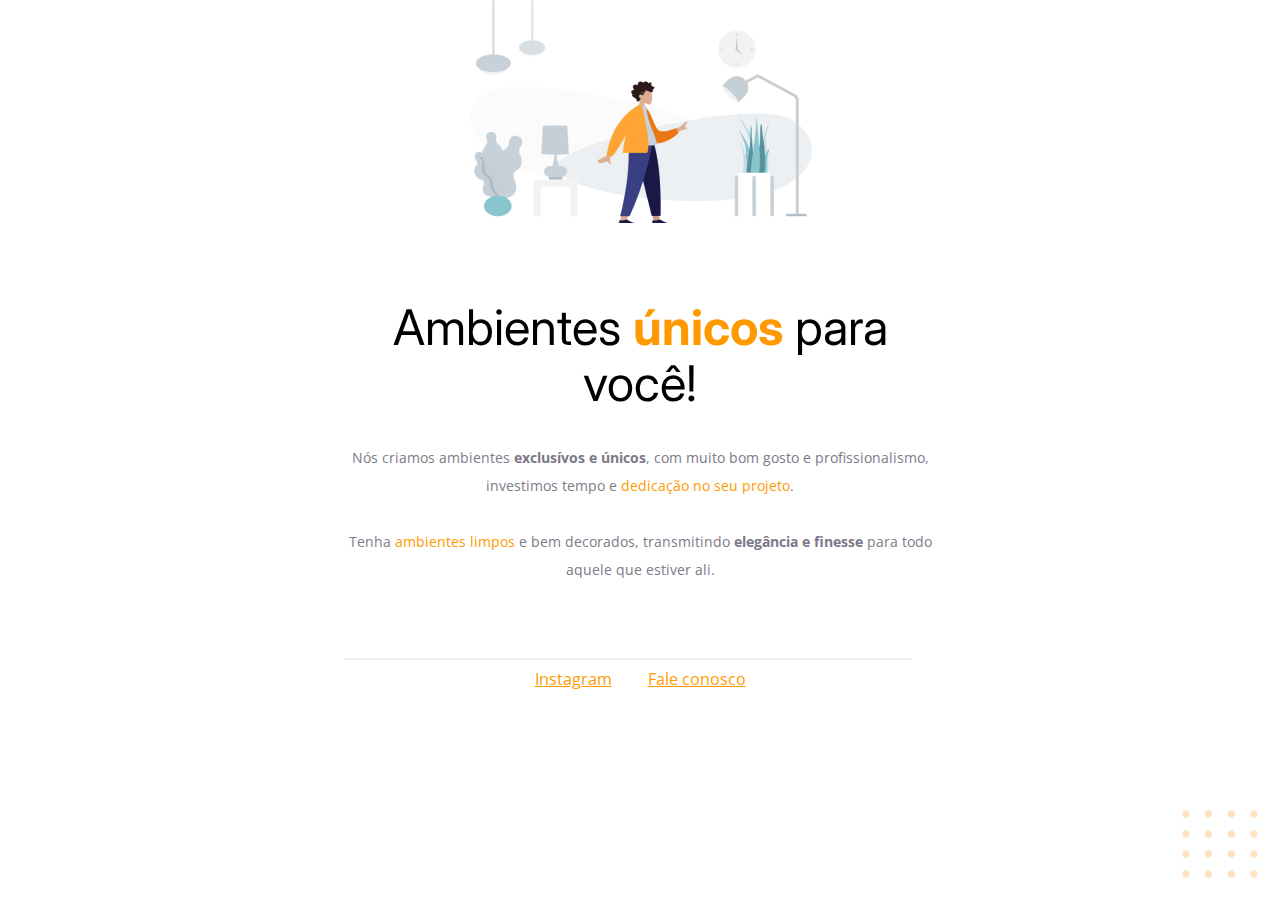
<file: nível-02/stage/desafio-01/index.html>
<!DOCTYPE html>
<html lang="pt-BR">
  <head>
    <link rel="preconnect" href="https://fonts.googleapis.com" />
    <link rel="preconnect" href="https://fonts.gstatic.com" crossorigin />

    <meta charset="UTF-8" />
    <meta name="viewport" content="width=device-width, initial-scale=1.0" />

    <title>Móveis customizados</title>

    <link
      href="https://fonts.googleapis.com/css2?family=Inter:wght@400;700&family=Open+Sans:wght@400;700&display=swap"
      rel="stylesheet"
    />
    <link rel="stylesheet" href="styles.css" />
  </head>
  <body>
    <div id="hero">
      <img
        src="images/image-1.jpg"
        alt="Desenho de uma pessoa vestindo uma camisa amarela em uma sala com móveis."
      />

      <h1>
        Ambientes <span>únicos</span> para <br />
        você!
      </h1>

      <p>
        Nós criamos ambientes <strong>exclusívos e únicos</strong>, com muito
        bom gosto e profissionalismo, investimos tempo e
        <span>dedicação no seu projeto</span>.
        <br />
        <br />
        Tenha <span>ambientes limpos</span> e bem decorados, transmitindo
        <strong>elegância e finesse</strong> para todo aquele que estiver ali.
      </p>
    </div>

    <footer>
      <div id="line"></div>

      <a target="_blank" href="https://instagram.com/moveisparavc">Instagram</a>
      <a href="mailto:moveisparavc@gmail.com">Fale conosco</a>
    </footer>

    <img
      id="balls"
      src="images/balls-decoration.svg"
      alt="Bolinhas laranjas decorativas no canto inferior direito da tela."
    />
  </body>
</html>
</file>
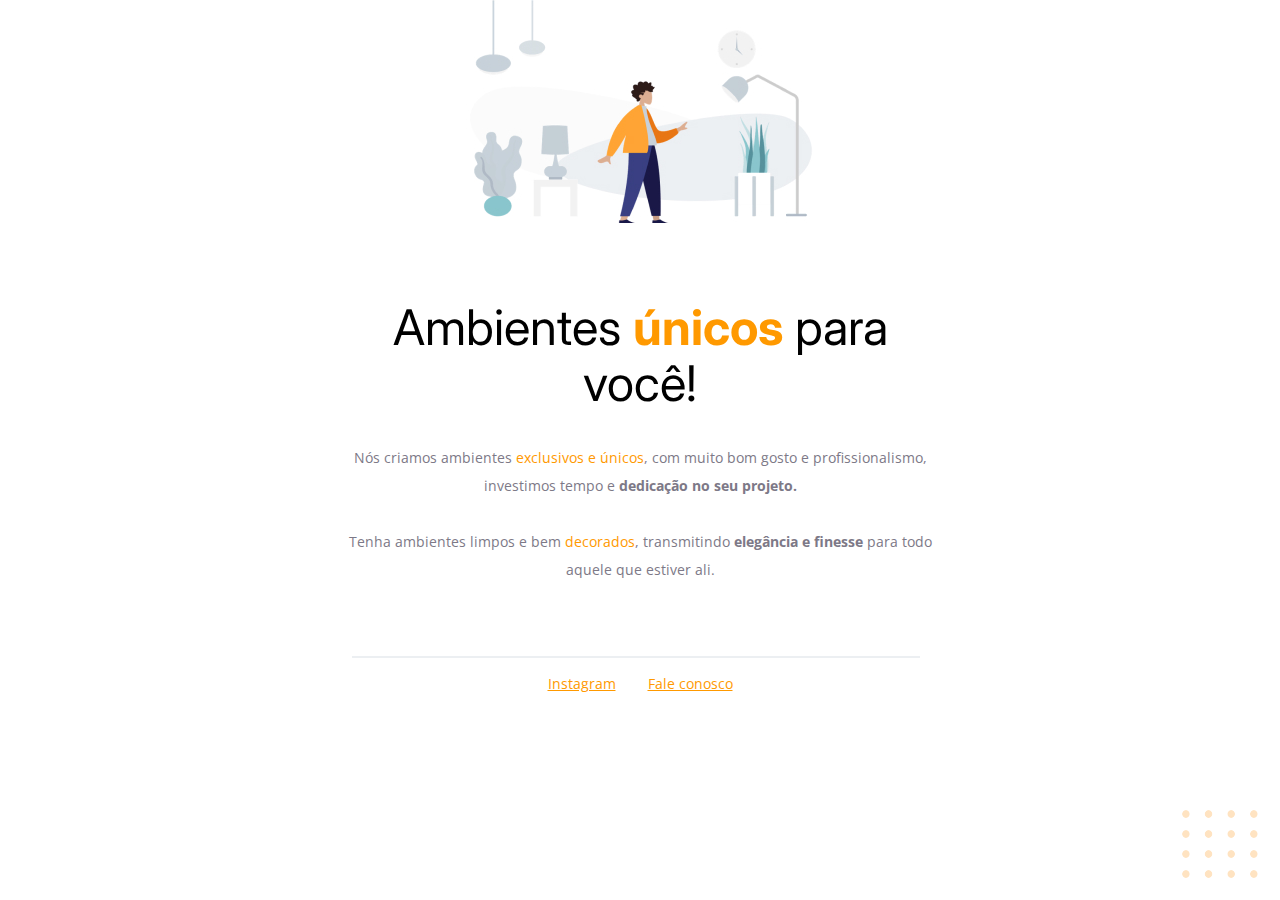
<file: nível-02/stage/desafio-02/index.html>
<!-- Instrução que define o tipo do documento. -->
<!DOCTYPE html>
<html lang="pt-br">
  <!-- Tag <head> contém as instruções para a página -->
  <head>
    <link rel="preconnect" href="https://fonts.googleapis.com" />
    <link rel="preconnect" href="https://fonts.gstatic.com" crossorigin />
    <meta charset="UTF-8" />
    <meta name="viewport" content="width=device-width, initial-scale=1.0" />
    <title>Móveis customizados</title>

    <link
      href="https://fonts.googleapis.com/css2?family=Inter:wght@400;700&family=Open+Sans:wght@400;700&display=swap"
      rel="stylesheet"
    />

    <link rel="stylesheet" href="style.css" />
  </head>

  <body>
    <div id="hero">
      <img
        src="images/img1.jpg"
        alt="Desenho de uma pessoa vestindo uma camisa amarela em uma sala com Móveis"
      />
      <h1>Ambientes <span>únicos</span> para você!</h1>
      <p>
        Nós criamos ambientes <span>exclusivos e únicos</span>, com muito bom
        gosto e profissionalismo, investimos tempo e
        <strong>dedicação no seu projeto.</strong>
        <br />
        <br />
        Tenha ambientes limpos e bem <span>decorados</span>, transmitindo
        <strong>elegância e finesse</strong>
        para todo aquele que estiver ali.
      </p>
    </div>

    <div id="footer">
      <div class="line"></div>
      <a target="_blank" href="https://instagram.com/moveisparavoce"
        >Instagram</a
      >
      <a href="mailto:contato@moveisparavoce.com">Fale conosco</a>
    </div>

    <img
      id="balls"
      src="images/balls.svg"
      alt="Bolinhas alaranjadas no canto inferior direito da tela"
    />
  </body>
</html>
</file>
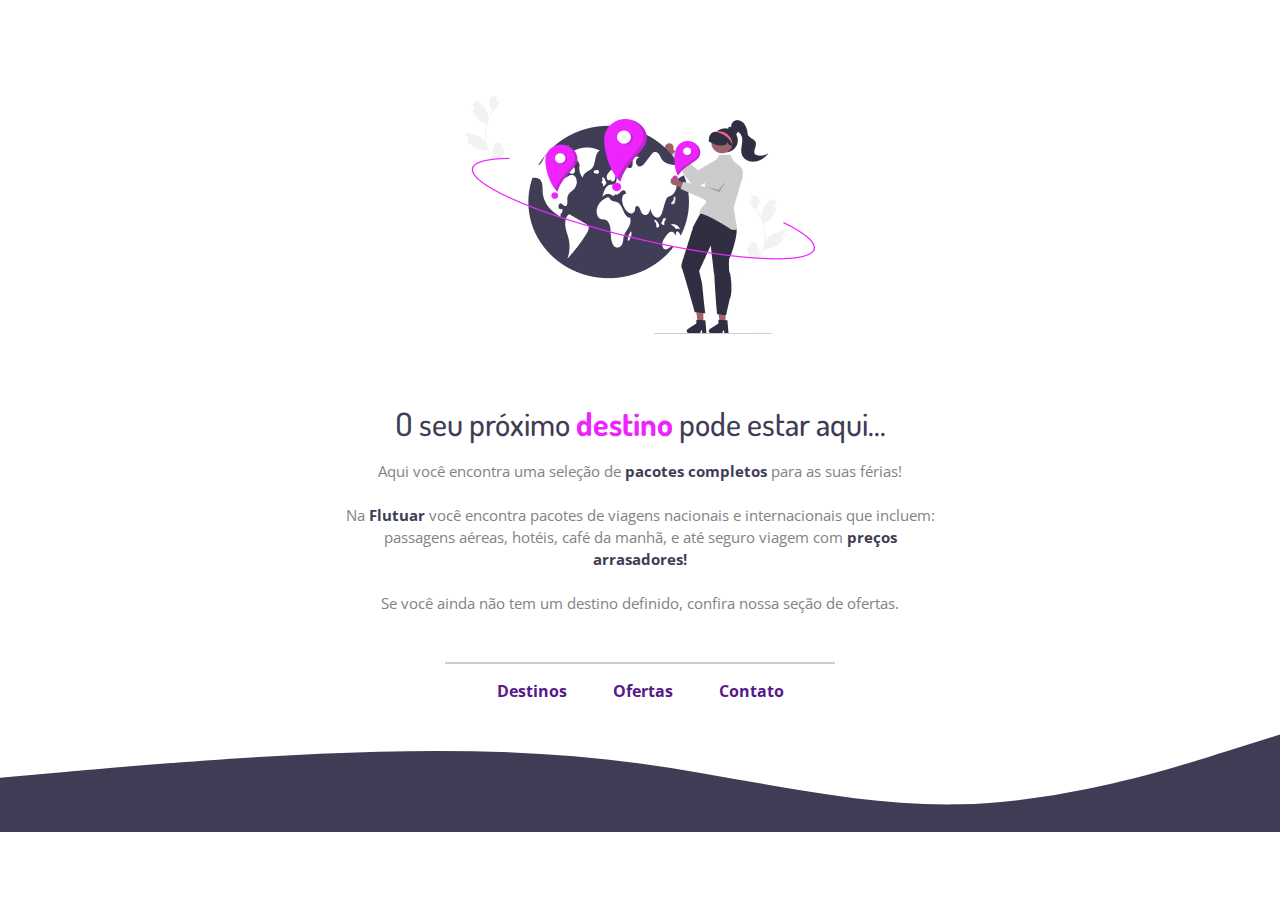
<file: nível-02/stage/desafio-03/index.html>
<!DOCTYPE html>
<html lang="en">
  <head>
    <link rel="preconnect" href="https://fonts.googleapis.com" />
    <link rel="preconnect" href="https://fonts.gstatic.com" crossorigin />

    <meta charset="UTF-8" />
    <meta name="viewport" content="width=device-width, initial-scale=1.0" />

    <link rel="stylesheet" href="styles.css" />

    <link
      href="https://fonts.googleapis.com/css2?family=Dosis:wght@500;700&family=Open+Sans:wght@400;700&display=swap"
      rel="stylesheet"
    />

    <title>Seu destino</title>
  </head>
  <body>
    <div class="hero">
      <figure>
        <img
          src="images/img1.jpg"
          alt="Desenho de uma mulher morena vestindo uma blusa branca ao lado de um globo terrestre."
        />
      </figure>
      <h1>O seu próximo <span>destino</span> pode estar aqui...</h1>
      <p>
        Aqui você encontra uma seleção de
        <strong>pacotes completos</strong> para as suas férias!
        <br />
        <br />
        Na <strong>Flutuar</strong> você encontra pacotes de viagens nacionais e
        internacionais que incluem: passagens aéreas, hotéis, café da manhã, e
        até seguro viagem com
        <strong>preços arrasadores!</strong>
      </p>
      <br />
      <p>
        Se você ainda não tem um destino definido, confira nossa seção de
        ofertas.
      </p>
    </div>
    <footer>
      <div class="line"></div>
      <ul>
        <a href="">Destinos</a>
        <a href="">Ofertas</a>
        <a href="">Contato</a>
      </ul>
      <div id="wave">
        <figure>
          <img src="images/wave.svg" alt="Desenhod de uma onda do mar." />
        </figure>
      </div>
    </footer>
  </body>
</html>
</file>
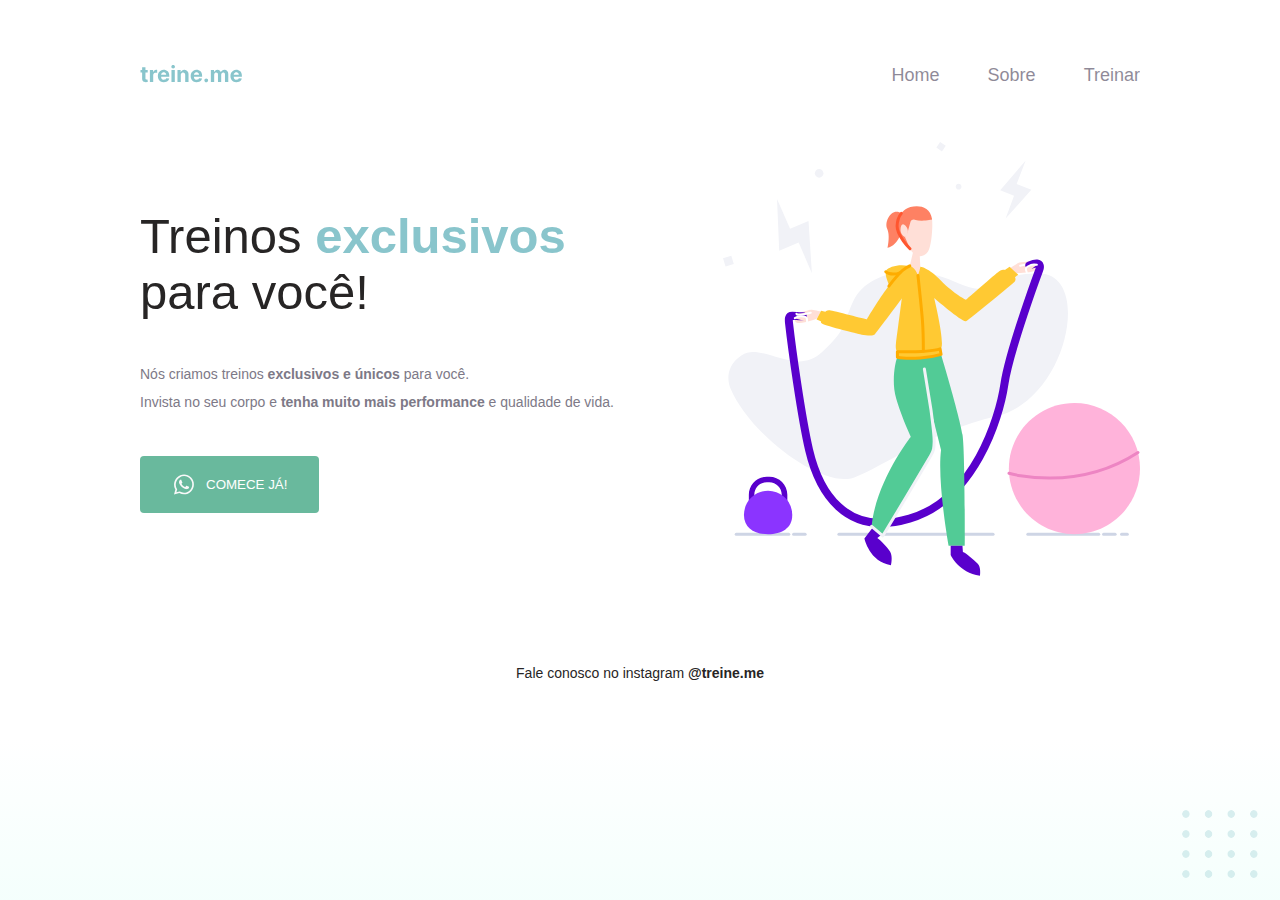
<file: nível-02/stage/desafio-04/index.html>
<!DOCTYPE html>
<html lang="pt-BR">
  <head>
    <link rel="preconnect" href="https://fonts.googleapis.com" />
    <link rel="preconnect" href="https://fonts.gstatic.com" crossorigin />

    <meta charset="UTF-8" />
    <meta name="viewport" content="width=device-width, initial-scale=1.0" />

    <link
      rel="stylesheet"
      href="styles.css"
      <link
      href="https://fonts.googleapis.com/css2?family=Mulish:wght@400;700&&family=Open+Sans:wght@400;700&display=swap"
      rel="stylesheet"
    />

    <title>Treine.me</title>
  </head>
  <body>
    <div class="page">
      <header>
        <nav>
          <a href="index.html" alt="Página inicial">
            <figure>
              <img src="images/logo.svg" alt="Treine.me" />
            </figure>
          </a>
          <ul>
            <li><a href="#">Home</a></li>
            <li><a href="#">Sobre</a></li>
            <li><a href="#">Treinar</a></li>
          </ul>
        </nav>
      </header>
      <main>
        <section>
          <h1>
            Treinos <span>exclusivos</span><br />
            para você!
          </h1>

          <p>
            Nós criamos treinos <strong>exclusivos e únicos</strong> para
            você.<br />
            Invista no seu corpo e
            <strong>tenha muito mais performance</strong> e qualidade de vida.
          </p>

          <button>
            <img src="images/whatsapp.svg" alt="Ícone do whatsapp" />
            Comece já!
          </button>
        </section>

        <figure>
          <img
            src="images/fitness-jump.svg"
            alt="Desenho de uma mulher pulando corda em uma academia."
          />
        </figure>
      </main>
      <footer>
        Fale conosco no instagram
        <a href="https://instagram.com/treineme" target="_blank">@treine.me</a>
      </footer>
    </div>

    <figure>
      <img
        id="balls"
        src="images/balls-decoration.svg"
        alt="Bolinhas verdes decorativas no canto inferior direito da tela."
      />
    </figure>
  </body>
</html>
</file>
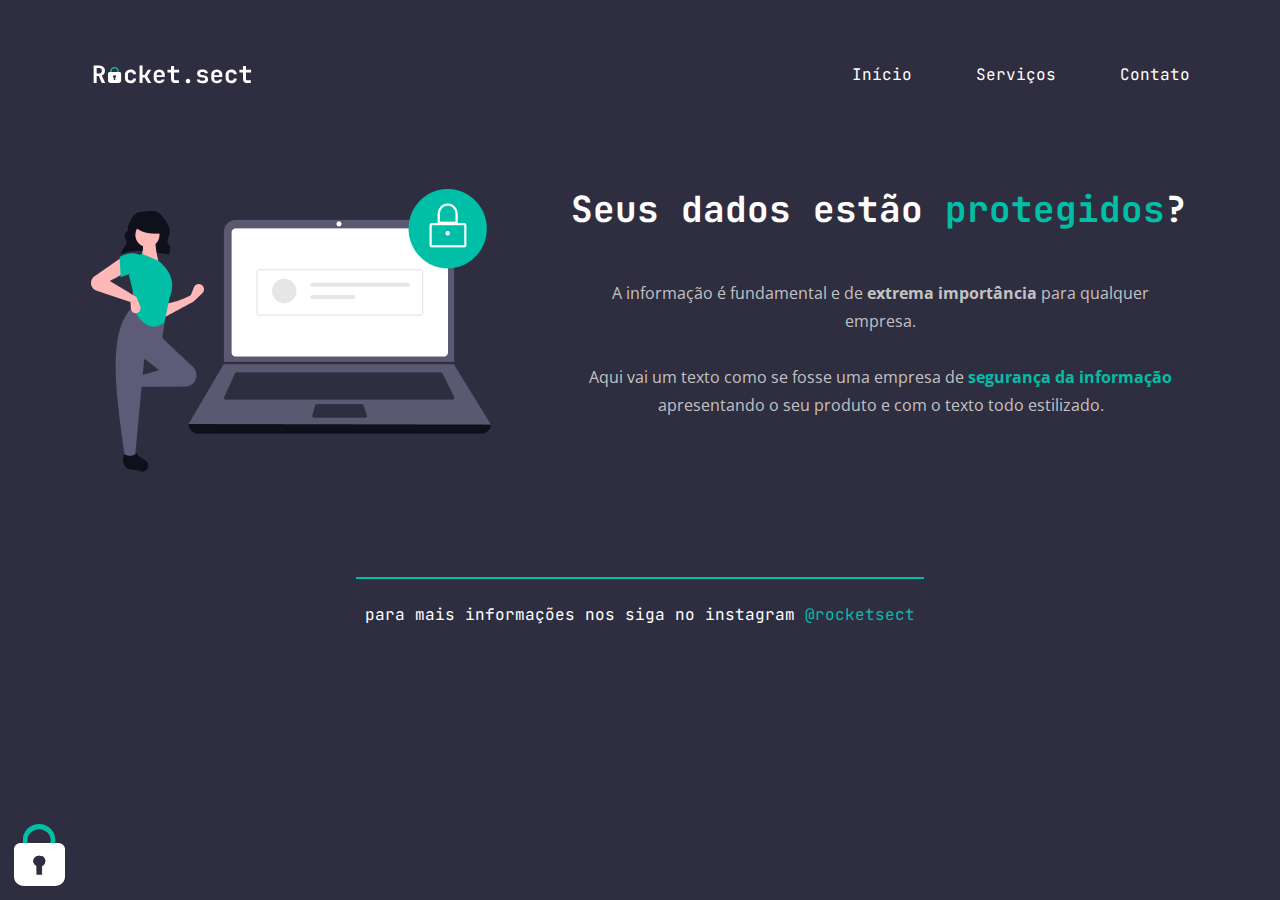
<file: nível-02/stage/desafio-05/index.html>
<!DOCTYPE html>
<html lang="pt-BR">
  <head>
    <link rel="preconnect" href="https://fonts.googleapis.com" />
    <link rel="preconnect" href="https://fonts.gstatic.com" crossorigin />

    <meta charset="UTF-8" />
    <meta name="viewport" content="width=device-width, initial-scale=1.0" />

    <link rel="stylesheet" href="styles.css" />
    <link
      href="https://fonts.googleapis.com/css2?family=JetBrains+Mono:wght@500;700&family=Open+Sans:wght@400;700&display=swap"
      rel="stylesheet"
    />
    <title>Rocket.sect</title>
  </head>
  <body>
    <div class="page">
      <header>
        <nav>
          <a href="index.html">
            <img src="images/logo.svg" alt="Logo" />
          </a>

          <ul>
            <li><a href="#">Início</a></li>
            <li><a href="#">Serviços</a></li>
            <li><a href="#">Contato</a></li>
          </ul>
        </nav>
      </header>
      <main>
        <figure>
          <img
            src="images/img1.png"
            alt="Desenho de uma mulher com camisa verde ao lado de um notebook."
          />
        </figure>
        <section>
          <h1>Seus dados estão <span>protegidos</span>?</h1>
          <p>
            A informação é fundamental e de
            <strong>extrema importância</strong> para qualquer<br />
            empresa. <br />
            <br />
            Aqui vai um texto como se fosse uma empresa de
            <span>segurança da informação</span> apresentando o seu produto e
            com o texto todo estilizado.
          </p>
        </section>
      </main>
      <footer>
        <div class="line"></div>
        para mais informações nos siga no instagram
        <a href="https://instagram.com/rocketsect">@rocketsect</a>
      </footer>
    </div>
    <figure>
      <img
        id="cadeado"
        src="images/cadeado.svg"
        alt="Desenho de um cadeado trancado."
      />
    </figure>
  </body>
</html>
</file>
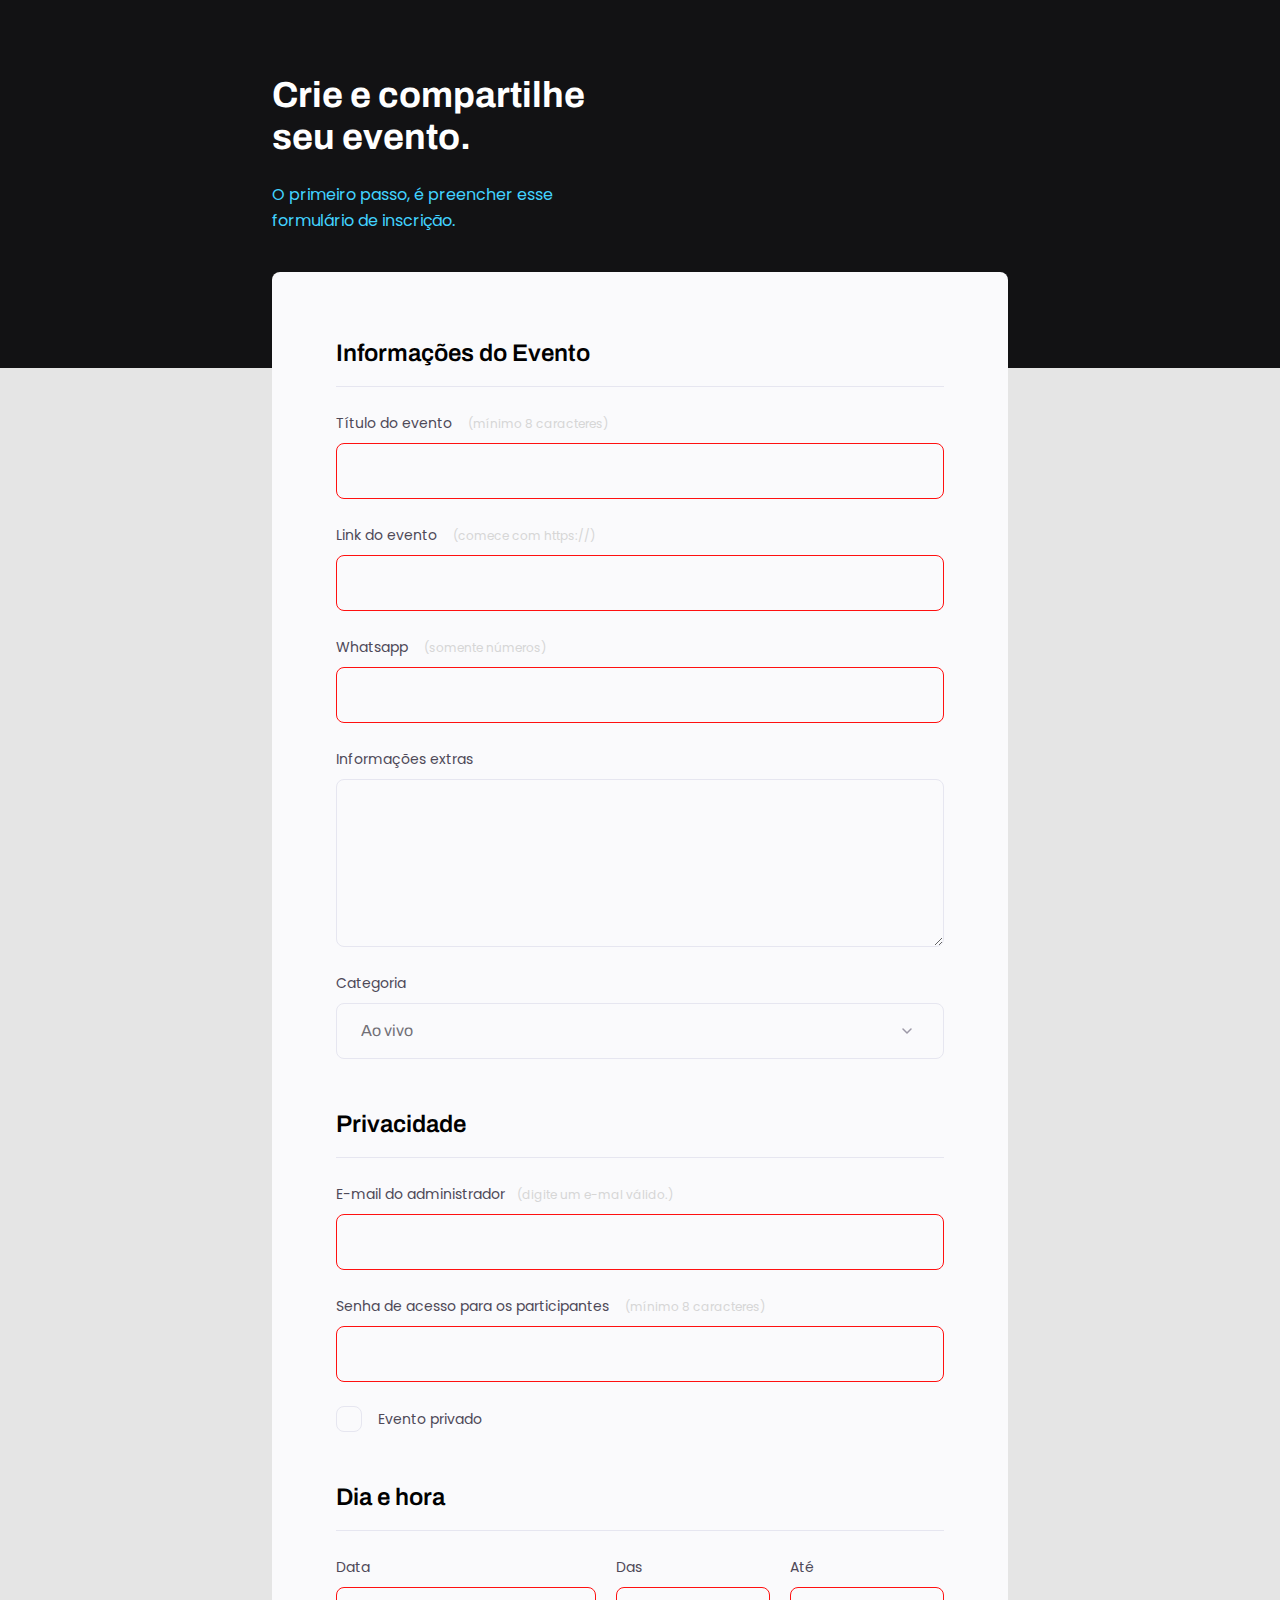
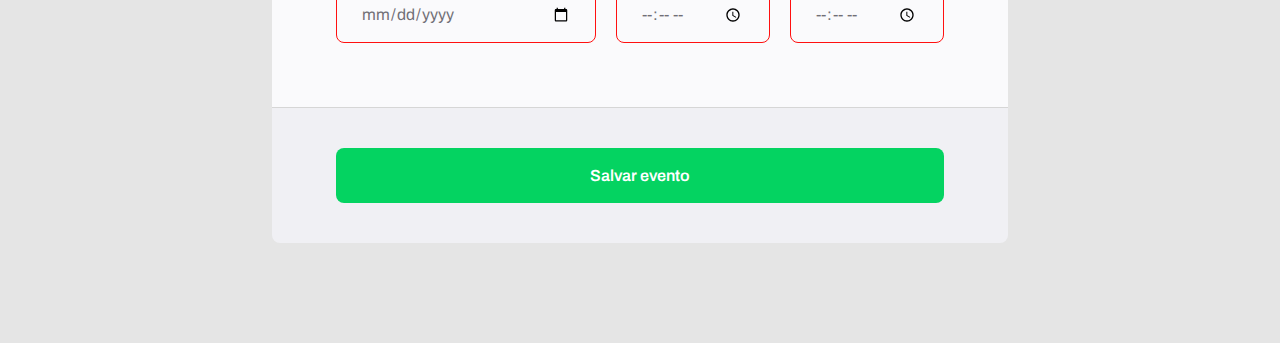
<file: nível-03/stage/projeto-03/index.html>
<!DOCTYPE html>
<html lang="pt-BR">
  <head>
    <link rel="preconnect" href="https://fonts.googleapis.com" />
    <link rel="preconnect" href="https://fonts.gstatic.com" crossorigin />

    <meta charset="UTF-8" />
    <meta name="viewport" content="width=device-width, initial-scale=1.0" />
    <link
      href="https://fonts.googleapis.com/css2?family=Archivo:wght@600;700&family=Poppins&display=swap"
      rel="stylesheet"
    />
    <title>Crie seu evento</title>

    <link rel="stylesheet" href="styles.css" />
  </head>
  <body>
    <div class="page">
      <header>
        <h1>Crie e compartilhe seu evento.</h1>
        <p>
          O primeiro passo, é preencher esse <br />
          formulário de inscrição.
        </p>
      </header>

      <form id="my-form">
        <fieldset>
          <div class="fieldset-wrapper">
            <legend>Informações do Evento</legend>

            <div class="input-wrapper">
              <label for="event-title"
                >Título do evento <span>(mínimo 8 caracteres)</span></label
              >
              <input type="text" id="event-title" required minlength="8" />
            </div>

            <div class="input-wrapper">
              <label for="event-url"
                >Link do evento <span>(comece com https://)</span></label
              >
              <input type="url" id="event-url" required />
            </div>

            <div class="input-wrapper">
              <label for="event-whatsapp"
                >Whatsapp <span>(somente números)</span></label
              >
              <input type="number" id="event-whatsapp" required />
            </div>

            <div class="input-wrapper">
              <label for="event-info">Informações extras</label>
              <textarea id="event-info" cols="30" rows="10"></textarea>
            </div>

            <div class="input-wrapper">
              <label for="event-category">Categoria</label>
              <select id="event-category">
                <option value="live">Ao vivo</option>
                <option value="podcast">Podcast</option>
                <option value="mentorship">Mentoria</option>
              </select>
            </div>
          </div>
        </fieldset>

        <fieldset>
          <div class="fieldset-wrapper">
            <legend>Privacidade</legend>

            <div class="input-wrapper">
              <label for="event-email"
                >E-mail do administrador<span
                  >(digite um e-mal válido.)</span
                ></label
              >
              <input type="email" id="event-email" required />
            </div>

            <div class="input-wrapper">
              <label for="event-password"
                >Senha de acesso para os participantes
                <span>(mínimo 8 caracteres)</span></label
              >
              <input
                type="password"
                id="event-password"
                required
                minlength="8"
              />
            </div>

            <div class="checkbox-wrapper">
              <input type="checkbox" id="event-private" />
              <label for="event-private">Evento privado</label>
            </div>
          </div>
        </fieldset>

        <fieldset>
          <div class="fieldset-wrapper">
            <legend>Dia e hora</legend>

            <div class="col-3">
              <div class="input-wrapper">
                <label for="event-date">Data</label>
                <input type="date" id="event-date" required />
              </div>

              <div class="input-wrapper">
                <label for="event-begin">Das</label>
                <input type="time" id="event-begin" required />
              </div>

              <div class="input-wrapper">
                <label for="event-end">Até</label>
                <input type="time" id="event-end" required />
              </div>
            </div>
          </div>
        </fieldset>
      </form>
      <footer>
        <button form="=my-form" class="button">Salvar evento</button>
      </footer>
    </div>
  </body>
</html>
</file>
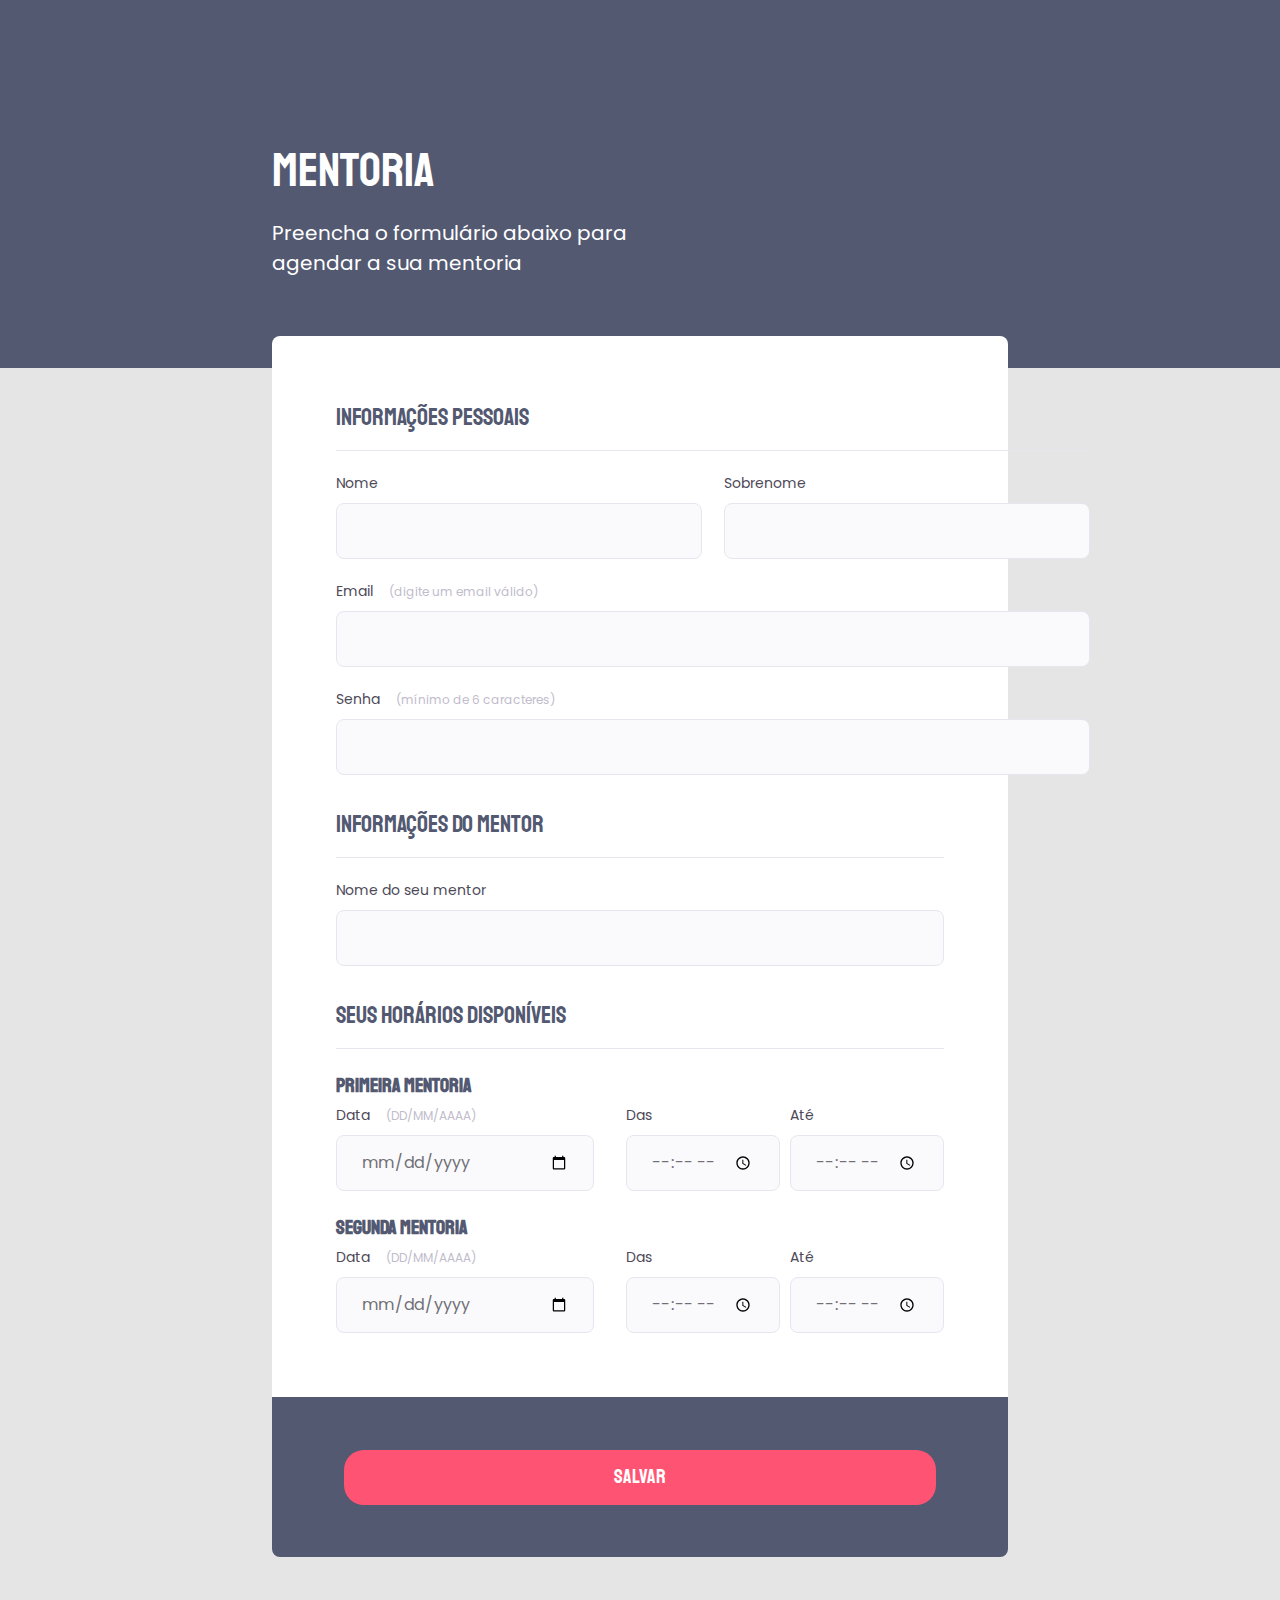
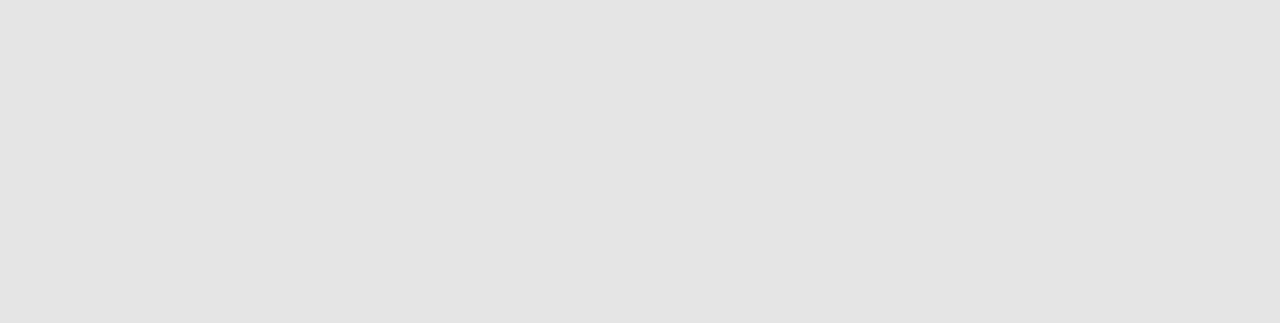
<file: nível-03/stage/projeto-04/index.html>
<!DOCTYPE html>
<html lang="pt-BR">
  <head>
    <link rel="preconnect" href="https://fonts.googleapis.com" />
    <link rel="preconnect" href="https://fonts.gstatic.com" crossorigin />

    <meta charset="UTF-8" />
    <meta http-equiv="X-UA-Compatible" content="IE=edge" />
    <meta name="viewport" content="width=device-width, initial-scale=1.0" />

    <link rel="stylesheet" href="styles.css" />
    <link
      href="https://fonts.googleapis.com/css2?family=Poppins&family=Staatliches&display=swap"
      rel="stylesheet"
    />
    <link
      rel="shortcut icon"
      href="images/favicon-32x32.png"
      type="image/x-icon"
    />
    <title>Mentoria</title>
  </head>
  <body>
    <div class="page">
      <header>
        <h1>Mentoria</h1>
        <p>Preencha o formulário abaixo para agendar a sua mentoria</p>
      </header>

      <form>
        <fieldset>
          <div class="fieldset-wrapper">
            <legend>Informações Pessoais</legend>

            <div class="col-2">
              <div class="input-wrapper">
                <label for="name">Nome</label>
                <input type="text" id="name" />
              </div>

              <div class="input-wrapper">
                <label for="name">Sobrenome</label>
                <input type="text" id="lastname" />
              </div>
            </div>

            <div class="input-wrapper">
              <label for="email"
                >Email <span>(digite um email válido)</span></label
              >
              <input type="email" id="email" />
            </div>

            <div class="input-wrapper">
              <label for="password"
                >Senha <span>(mínimo de 6 caracteres)</span></label
              >
              <input type="password" id="password" />
            </div>
          </div>
        </fieldset>

        <fieldset>
          <div class="fieldset-wrapper">
            <legend>Informações do Mentor</legend>

            <div class="input-wrapper">
              <label for="mentor-name">Nome do seu mentor</label>
              <input type="text" id="mentor-name" />
            </div>
          </div>
        </fieldset>

        <fieldset>
          <div class="fieldset-wrapper">
            <legend>Seus horários disponíveis</legend>

            <div class="first-mentorship">
              <h2>Primeira Mentoria</h2>

              <div class="col-3">
                <div class="input-wrapper">
                  <label for="first-mentorship"
                    >Data <span>(DD/MM/AAAA)</span></label
                  >
                  <input type="date" id="first-mentorship" />
                </div>
                <div class="schedules-wrapper">
                  <div class="input-wrapper">
                    <label for="begin">Das</label>
                    <input type="time" id="begin" />
                  </div>

                  <div class="input-wrapper">
                    <label for="end">Até</label>
                    <input type="time" id="end" />
                  </div>
                </div>
              </div>
            </div>

            <div class="second-mentorship">
              <h2>Segunda Mentoria</h2>
              <div class="col-3">
                <div class="input-wrapper">
                  <label for="second-mentorship"
                    >Data <span>(DD/MM/AAAA)</span></label
                  >
                  <input type="date" id="second-mentorship" />
                </div>
                <div class="schedules-wrapper">
                  <div class="input-wrapper">
                    <label for="begin">Das</label>
                    <input type="time" id="begin" />
                  </div>

                  <div class="input-wrapper">
                    <label for="end">Até</label>
                    <input type="time" id="end" />
                  </div>
                </div>
              </div>
            </div>
          </div>
        </fieldset>
      </form>
      <footer>
        <button class="button" form="my-form" type="submit">Salvar</button>
      </footer>
    </div>
  </body>
</html>
</file>
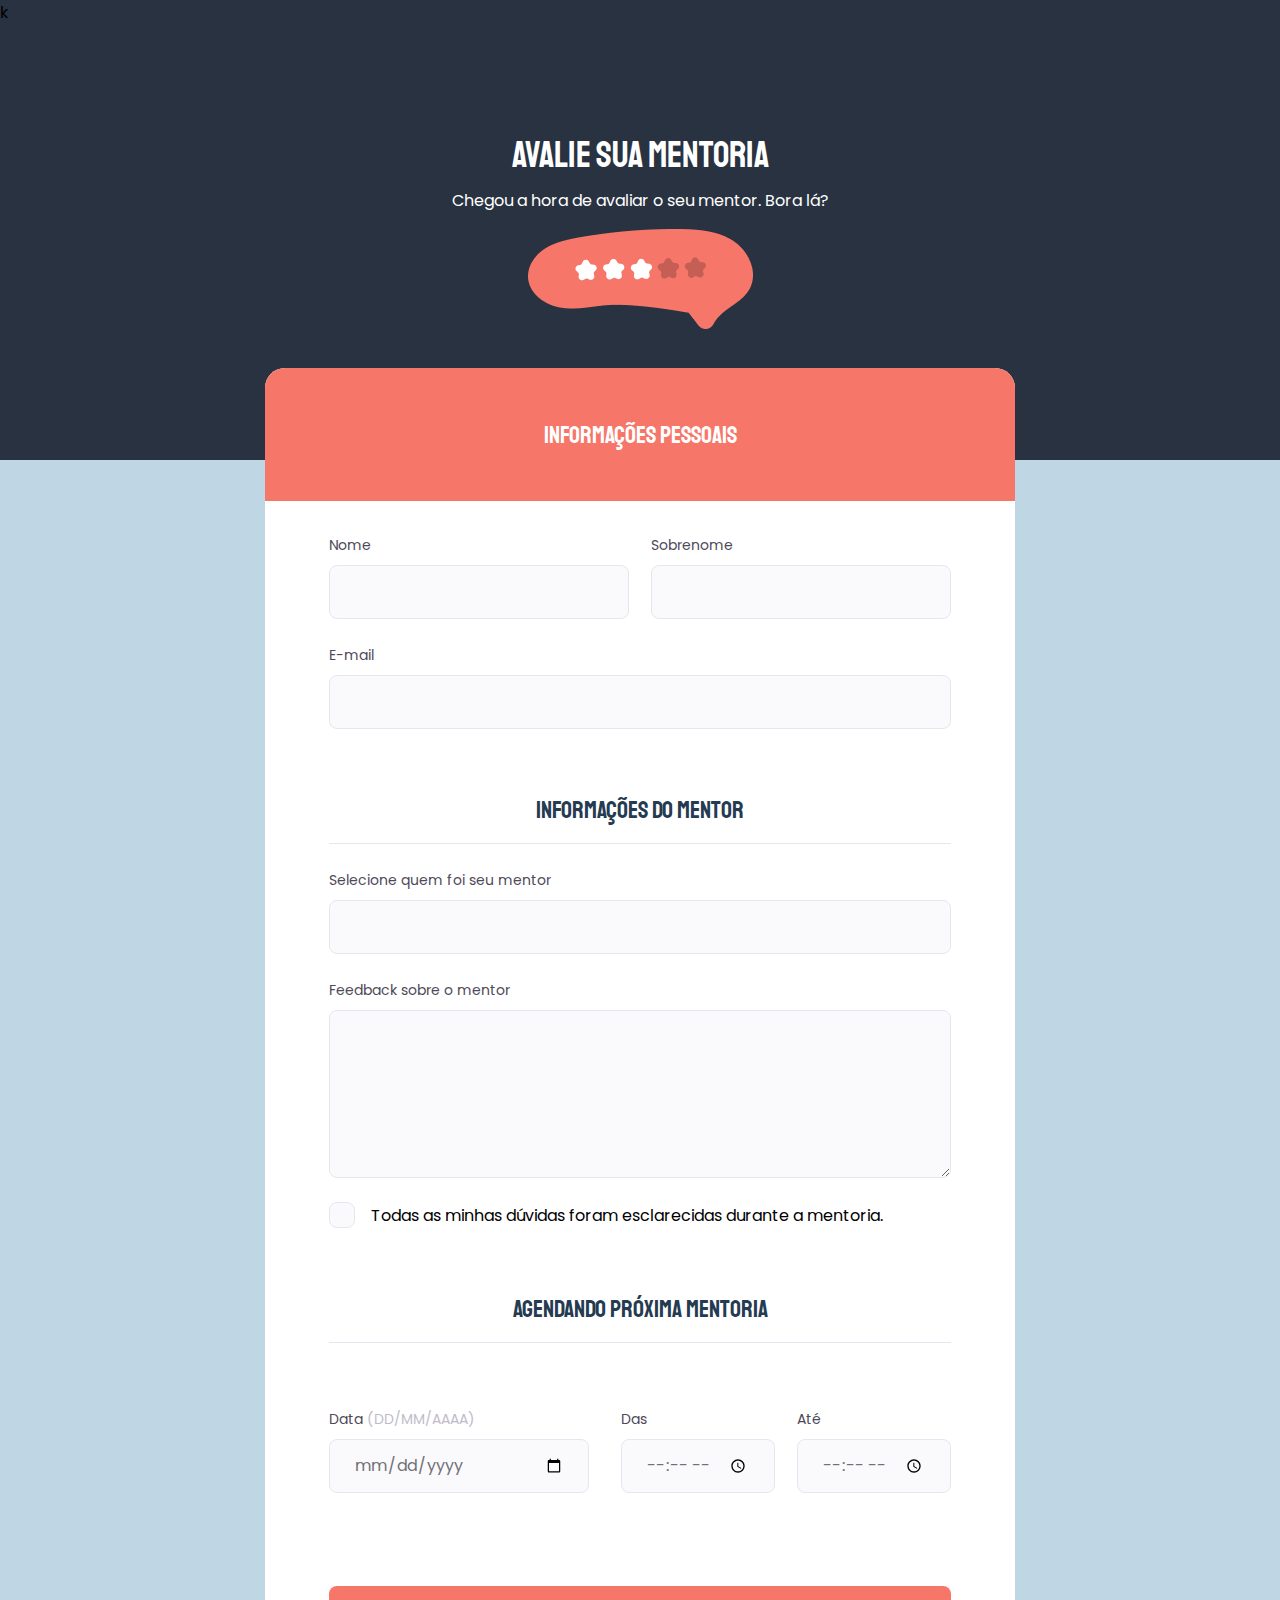
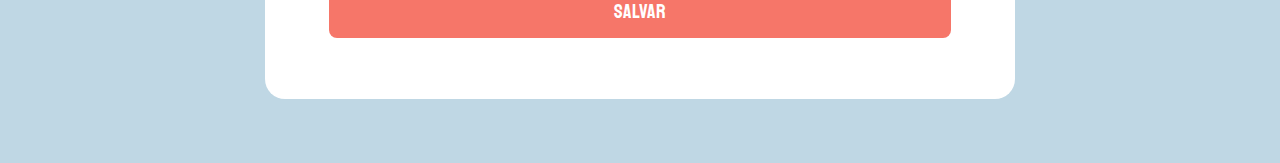
<file: nível-03/stage/projeto-05/index.html>
<!DOCTYPE html>
<html lang="pt-BR">
  <head>
    <link rel="preconnect" href="https://fonts.googleapis.com" />
    <link rel="preconnect" href="https://fonts.gstatic.com" crossorigin />

    <meta charset="UTF-8" />
    <meta http-equiv="X-UA-Compatible" content="IE=edge" />
    <meta name="viewport" content="width=device-width, initial-scale=1.0" />

    <link rel="stylesheet" href="styles.css" />
    <link
      href="https://fonts.googleapis.com/css2?family=Poppins&family=Staatliches&display=swap"
      rel="stylesheet"
    />
    <link
      rel="shortcut icon"
      href="images/icons8-mentorship-64.png"
      type="image/x-icon"
    />
    k
    <title>Avalie sua mentoria</title>
  </head>
  <body>
    <div class="page">
      <header>
        <h1>Avalie sua mentoria</h1>
        <p>Chegou a hora de avaliar o seu mentor. Bora lá?</p>
        <img
          src="images/img1.png"
          alt="Desenho de um balão de avaliação com nota 3."
        />
      </header>

      <form id="my-form">
        <div class="form-top">
          <h2>Informações Pessoais</h2>
        </div>

        <fieldset>
          <div class="fieldset-wrapper">
            <div class="col-2">
              <div class="input-wrapper">
                <label for="name">Nome</label>
                <input type="text" id="name" />
              </div>

              <div class="input-wrapper">
                <label for="lastname">Sobrenome</label>
                <input type="text" id="lastname" />
              </div>
            </div>

            <div class="input-wrapper">
              <label for="email">E-mail</label>
              <input type="email" id="email" />
            </div>
          </div>
        </fieldset>

        <fieldset>
          <div class="fieldset-wrapper">
            <legend>Informações do mentor</legend>

            <div class="input-wrapper">
              <label for="mentor">Selecione quem foi seu mentor</label>
              <input type="text" name="mentor" />
            </div>

            <div class="input-wrapper">
              <label for="feedback">Feedback sobre o mentor</label>
              <textarea id="feedback" cols="30" rows="10"></textarea>
            </div>

            <div class="checkbox-wrapper">
              <input type="checkbox" id="doubts" />
              <label for="doubts"
                >Todas as minhas dúvidas foram esclarecidas durante a
                mentoria.</label
              >
            </div>
          </div>
        </fieldset>

        <fieldset>
          <div class="fieldset-wrapper">
            <legend>Agendando próxima mentoria</legend>
          </div>

          <div class="col-3">
            <div class="input-wrapper">
              <label for="date">Data <span>(DD/MM/AAAA)</span></label>
              <input type="date" id="date" />
            </div>
            <div class="col-2">
              <div class="input-wrapper">
                <label for="begin">Das</label>
                <input type="time" id="begin" />
              </div>

              <div class="input-wrapper">
                <label for="end">Até</label>
                <input type="time" id="end" />
              </div>
            </div>
          </div>
        </fieldset>
      </form>
      <footer>
        <button class="button" form="my-form">Salvar</button>
      </footer>
    </div>
  </body>
</html>
</file>
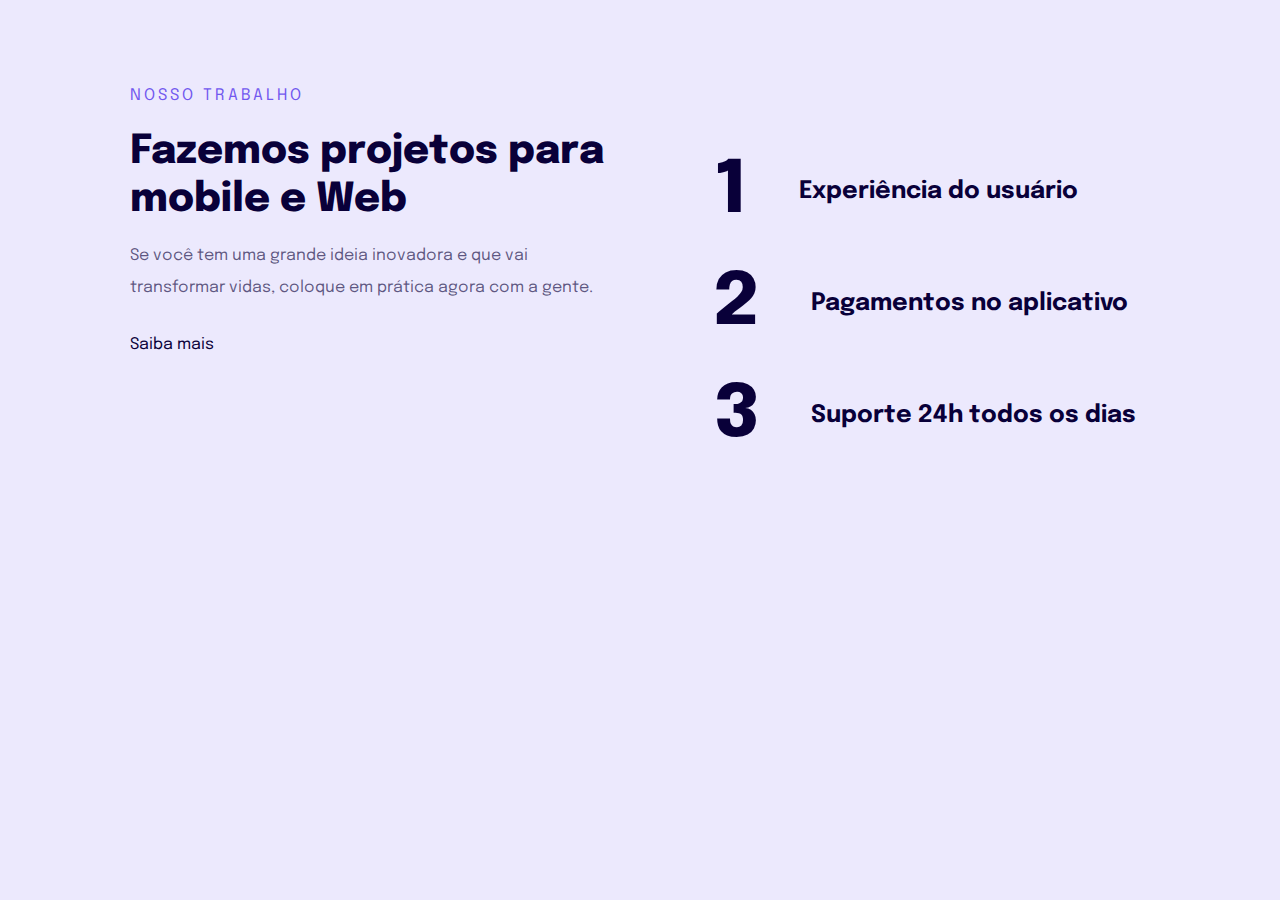
<file: nível-03/stage/projeto-06/index.html>
<!DOCTYPE html>
<html lang="pt-BR">
  <head>
    <link rel="preconnect" href="https://fonts.googleapis.com" />
    <link rel="preconnect" href="https://fonts.gstatic.com" crossorigin />

    <meta charset="UTF-8" />
    <meta name="viewport" content="width=device-width, initial-scale=1.0" />

    <link
      href="https://fonts.googleapis.com/css2?family=Epilogue:wght@400;700;800&display=swap"
      rel="stylesheet"
    />

    <title>Introdução à responsividade</title>

    <link rel="stylesheet" href="styles.css" />
  </head>
  <body>
    <main>
      <div>
        <p>Nosso trabalho</p>

        <h1>Fazemos projetos para mobile e Web</h1>

        <p>
          Se você tem uma grande ideia inovadora e que vai transformar vidas,
          coloque em prática agora com a gente.
        </p>

        <a href="#">Saiba mais</a>
      </div>

      <ul>
        <li><span>1</span>Experiência do usuário</li>
        <li><span>2</span>Pagamentos no aplicativo</li>
        <li><span>3</span>Suporte 24h todos os dias</li>
      </ul>
    </main>
  </body>
</html>
</file>
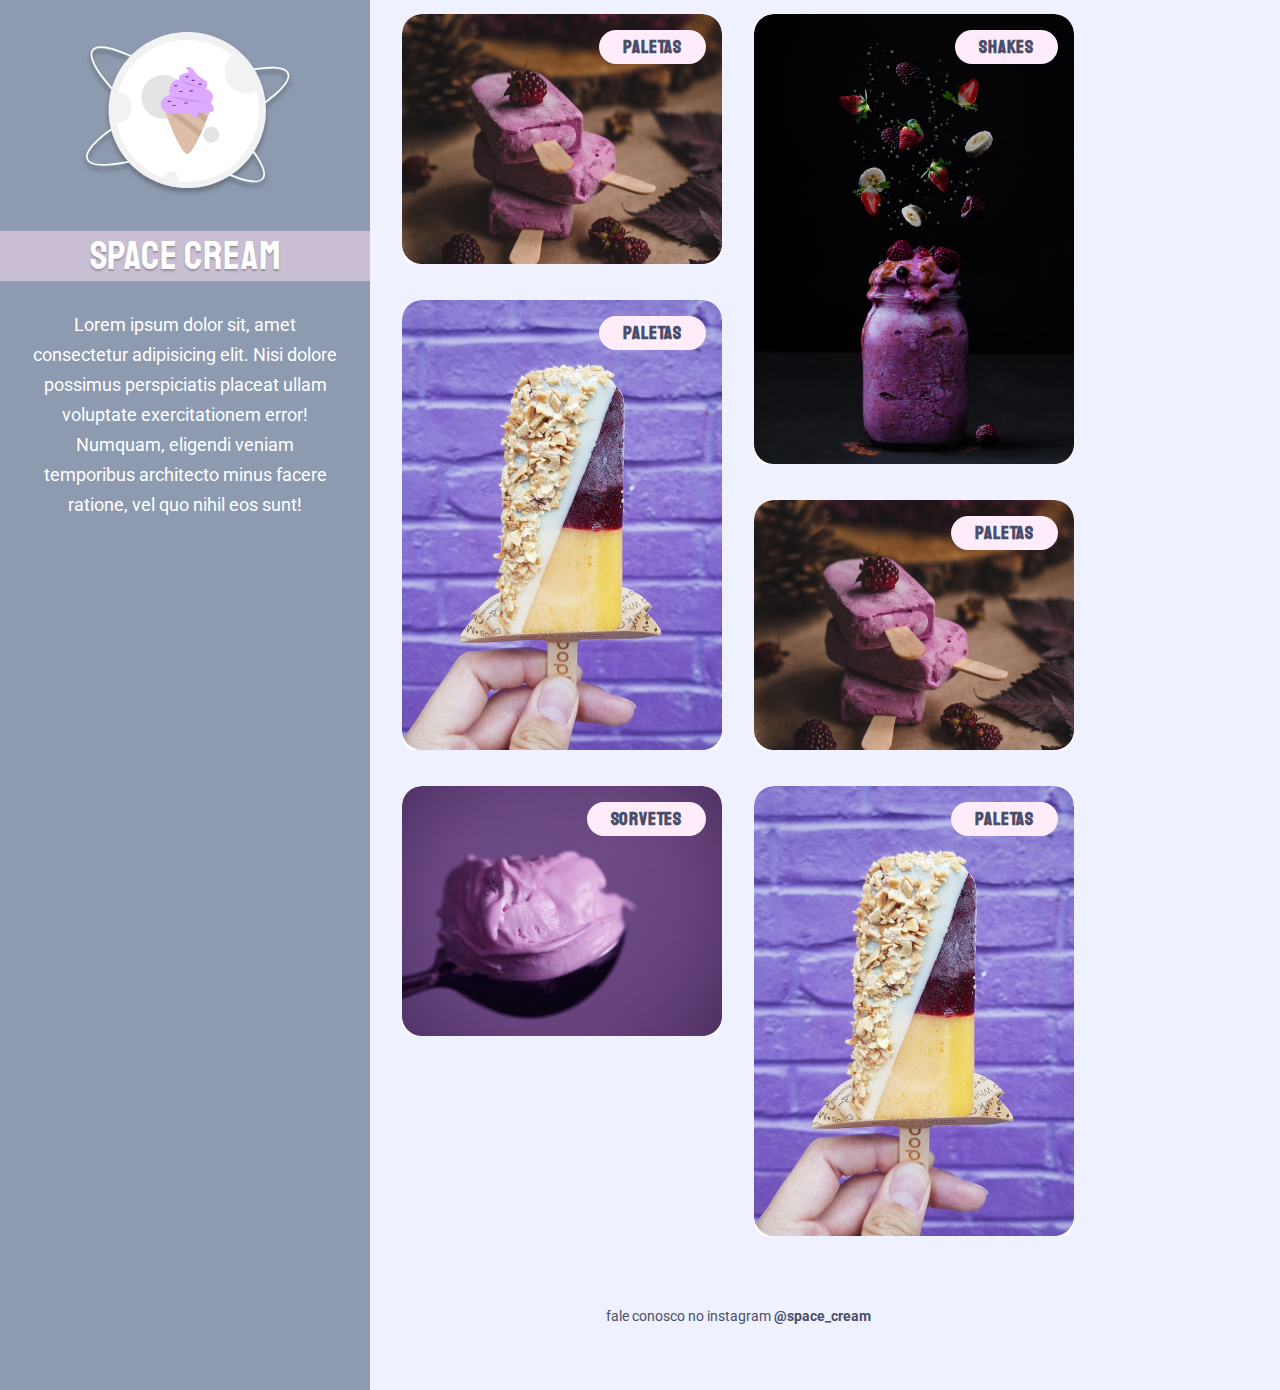
<file: nível-03/stage/projeto-08/index.html>
<!DOCTYPE html>
<html lang="pt-BR">
  <head>
    <link rel="preconnect" href="https://fonts.googleapis.com" />
    <link rel="preconnect" href="https://fonts.gstatic.com" crossorigin />

    <meta charset="UTF-8" />
    <meta name="viewport" content="width=device-width, initial-scale=1.0" />

    <link rel="stylesheet" href="styles.css" />

    <link
      href="https://fonts.googleapis.com/css2?family=Palanquin&family=Poppins&family=Roboto&family=Staatliches&display=swap"
      rel="stylesheet"
    />

    <title>Space Cream</title>
  </head>
  <body>
    <div class="page">
      <header>
        <img
          src="images/logo-01.svg"
          alt="Logo Space Cream"
          id="logo-desktop"
        />
        <img src="images/logo-02.svg" alt="Logo Space Cream" id="logo-mobile" />
        <div class="title">
          <h1>Space Cream</h1>
        </div>

        <div class="intro-desktop">
          <p>
            Lorem ipsum dolor sit, amet consectetur adipisicing elit. Nisi
            dolore possimus perspiciatis placeat ullam voluptate exercitationem
            error! Numquam, eligendi veniam temporibus architecto minus facere
            ratione, vel quo nihil eos sunt!
          </p>
        </div>
      </header>
      <main>
        <div class="text">
          <p>
            Lorem ipsum dolor sit amet consectetur adipisicing elit. Voluptatum
            nam quos distinctio nemo. Perferendis aliquid sit eveniet tenetur
            dolorum repudiandae aut autem rem, a dolores beatae ratione
            possimus, excepturi impedit?
          </p>
        </div>

        <div class="cards">
          <div class="card">
            <h3>Paletas</h3>
            <img
              src="images/sorvete1.jpg"
              alt="Três picolés de frutas vermelhas empilhados."
            />
          </div>

          <div class="card">
            <h3>Shakes</h3>
            <img
              src="images/sorvete2.jpg"
              alt="Pote de vidro com sorvete de frutas vermelhas em uma explosão de sabores."
            />
          </div>

          <div class="card">
            <h3>Paletas</h3>
            <img
              src="images/sorvete1.jpg"
              alt="Três picolés de frutas vermelhas empilhados."
            />
          </div>

          <div class="card">
            <h3>Paletas</h3>
            <img
              src="images/sorvete4.jpg"
              alt="Picolé de amendoim e frutas vermelhas."
            />
          </div>

          <div class="card">
            <h3>Sorvetes</h3>
            <img
              src="images/sorvete3.jpg"
              alt="Uma colher com sorvete de frutas vermelhas."
            />
          </div>

          <div class="card">
            <h3>Paletas</h3>
            <img
              src="images/sorvete4.jpg"
              alt="Picolé de amendoim e frutas vermelhas."
            />
          </div>
        </div>
        <footer>
          fale conosco no instagram
          <a href="https://instagram.com/space_cream">@space_cream</a>
        </footer>
      </main>
    </div>
  </body>
</html>
</file>
<file: nível-02/stage/desafio-01/styles.css>
* {
  margin: 0;
  padding: 0;
  box-sizing: border-box;
}

:root {
  --background: #ffffff;
  --orange: #ff9900;
  --gray-0: #eceff2;
  --gray-1: #7d7987;
}

body {
  position: relative;
  background-color: var(--background);
  min-height: 100vh;

  text-align: center;

  font-family: 'Open Sans', sans-serif;
  font-weight: 400;
}

#hero {
  width: 592px;
  margin: 0 auto 62px;
}

#hero img {
  width: 348px;
  margin-bottom: 72px;
}

#hero h1 {
  font-family: 'Inter', sans-serif;
  font-weight: 400;
  font-size: 49px;
  line-height: 56px;

  margin-bottom: 32px;
}

#hero h1 span {
  font-weight: bold;
}

#hero span {
  color: var(--orange);
}

#hero p {
  color: var(--gray-1);
  font-size: 14px;
  line-height: 28px;
}

footer {
  margin-top: 72px;
  width: 592px;
  margin: 0 auto;
  padding-top: 12px;

  padding-bottom: 24px;
}

footer a {
  color: var(--orange);
  cursor: pointer;
}

footer a + a {
  margin-left: 32px;
}

footer #line {
  width: 568px;
  height: 0;
  border: 1px solid var(--gray-0);
  margin-bottom: 8px;
}

#balls {
  position: absolute;
  bottom: 12px;
  right: 12px;
}
</file>
<file: nível-02/stage/desafio-02/style.css>
* {
  margin: 0;
  padding: 0;
  box-sizing: border-box;
}

:root {
  --background: #ffffff;
  --orange: #ff9900;
  --gray-0: #eceff2;
  --gray-1: #7d7987;
}

body {
  position: relative;
  min-height: 100vh;
  background-color: var(--background);

  font-family: 'Open Sans', sans-serif;
  text-align: center;

  margin: 0 auto;
}

#hero {
  width: 592px;
  margin: 0 auto 72px;
}

#hero img {
  width: 348px;
  margin-bottom: 72px;
}

h1 {
  font-family: 'Inter', sans-serif;
  font-size: 49px;
  line-height: 56px;
  font-weight: normal;

  margin-bottom: 32px;
}

h1 span {
  font-weight: bold;

  margin-bottom: 32px;
}

span,
a {
  color: var(--orange);
}

p {
  color: var(--gray-1);
  font-size: 14px;
  line-height: 28px;
}
#footer {
  color: var(--gray-1);
  font-size: 14px;
  line-height: 28px;
  margin: 0 auto;
  width: 592px;
}

#footer a + a {
  margin-left: 28px;
}

.line {
  width: 568px;
  height: 0;

  margin: 0 8px;

  margin-bottom: 12px;

  border: 1px solid var(--gray-0);
}

#balls {
  position: absolute;
  bottom: 12px;
  right: 12px;
}
</file>
<file: nível-02/stage/desafio-03/styles.css>
* {
  margin: 0;
  padding: 0;
  box-sizing: border-box;
}

:root {
  --background: #ffffff;
  --line: #cdcdcd;
  --title-color: #3f3d56;
  --text-color: #828282;
  --highlight-color: #ee24ff;
}

body {
  background-color: var(--background);
  color: var(--text-color);
  font-family: 'Open Sans';

  text-align: center;

  display: flex;
  flex-direction: column;
  height: 100%;
}

.hero {
  display: flex;
  flex-direction: column;
  justify-content: center;
  width: 100%;
  max-width: 626px;

  margin: 0 auto 48px;

  padding: 0 16px;
}
.hero figure {
  width: 100%;
  max-width: 350px;

  margin: 48px auto 32px;
}

.hero figure img {
  width: 100%;
  max-width: 350px;
  margin: 48px auto 32px;
}

h1 {
  font-family: 'Dosis', sans-serif;
  font-weight: 500;
  color: var(--title-color);

  margin-bottom: 16px;
}

h1 span {
  color: var(--highlight-color);
  font-weight: 700;
}

p {
  font-family: 'Open Sans';
  font-weight: 400;
  font-size: 15px;
  line-height: 22px;
  text-align: center;
}

p strong {
  color: var(--title-color);
}

.line {
  border: 1px solid var(--line);
  max-width: 390px;

  margin: 0 auto 16px;
}

a {
  text-decoration: none;
  font-weight: 700;

  transition: 0.3s;
}

a:hover {
  filter: brightness(1.5);
}

footer {
  margin-top: auto;
}

footer a + a {
  margin-left: 42px;
}

#wave img {
  display: block;
  width: 100%;
}
</file>
<file: nível-02/stage/desafio-05/styles.css>
* {
  margin: 0;
  padding: 0;
  box-sizing: border-box;
}

:root {
  --background: #2f2e41;
  --green: #00bfa6;
  --gray: #c2c2c2;
  --white: #ffffff;
  --ff-body: 
  --ff-p: font-family: 'Open Sans', sans-serif;
}

body {
  display: flex;
  flex-direction: column;
  justify-content: center;
  
  background-color: var(--background);

  font-family: 'JetBrains Mono', monospace;
}

.page {
  display: flex;
  flex-direction: column;

  gap: 100px;
  align-items: center;
  width: 1100px;
  margin: 0 auto;

  padding-top: 60px;
}

header {
  width: 100%;
}

nav {
  display: flex;
  justify-content: space-between;
  align-items: center;
}

nav ul {
  display: flex;
  list-style: none;
  gap: 64px;
  color: var(--white);
}

nav ul li a {
  cursor: pointer;

  transition: .3s;
}

nav ul li a:hover {
  color: #00bfa6;
}

main {
  display: flex;
  justify-content: space-between;
  gap: 80px;
}

h1 {
  font-size: 36px;
  line-height: 40px;
  margin-bottom: 50px;
  color: var(--white);
}

h1 span {
  color: var(--green);
}

section p {
  font-family: 'Open Sans', sans-serif;
  color: var(--gray);
  font-size: 16px;
  line-height: 28px;
  text-align: center;
}

section p span {
  color: var(--green);
  font-weight: bold;
}

#cadeado {
  position: fixed;
  left: 14px;
  bottom: 14px;

  cursor: pointer;
}

footer, a {
  text-align: center;
  color: var(--white);
  text-decoration: none;
}

footer a {
  color: var(--green);
  cursor: pointer;

  transition: .3s;
}

footer a:hover {
  filter: brightness(1.3);
}

.line {
  border: 1px solid var(--green);
  margin: 0 auto 25px;
  width: 568px;
}
</file>
<file: nível-03/stage/projeto-03/styles.css>
* {
  margin: 0;
  padding: 0;
  box-sizing: border-box;
}

:root {
  --background: #e5e5e5;
  --dark: #121214;
  --blue: #42d3ff;
  --green: #04d361;
  --gray: #d6d6d6;
  --form: #fafafc;
  --fc-text: #4e4958;

  --ff-title: 'Archivo', sans-serif;
}

body,
input,
button,
select,
textarea {
  font-family: 'Poppins', sans-serif;
}

body {
  background-color: var(--background);
}

body::before {
  position: absolute;
  display: block;
  content: '';
  width: 100%;
  height: 368px;
  background-color: var(--dark);
  top: 0;
  left: 0;
  z-index: -1;
}

.page {
  width: 736px;
  margin: auto;
}

h1,
h2,
button {
  font-family: var(--ff-title);
}

header {
  width: 320px;

  margin-top: 74px;
}

header h1 {
  font-size: 36px;
  line-height: 42px;
  color: #ffffff;

  margin-bottom: 24px;
}

header p {
  font-size: 16px;
  line-height: 26px;
  font-weight: 400;
  color: var(--blue);
}

form {
  display: flex;
  flex-direction: column;
  gap: 48px;

  margin-top: 38px;

  background-color: var(--form);
  border-radius: 8px 8px 0 0;
  min-height: 300px;

  padding: 64px;
}

fieldset {
  border: none;
}

.fieldset-wrapper {
  display: flex;
  flex-direction: column;
  gap: 24px;
  border: none;
}

fieldset legend {
  font-family: var(--ff-title), sans-serif;
  font-weight: 600;
  font-size: 24px;
  line-height: 34px;

  width: 100%;

  border-bottom: 1px solid #e6e6f0;
  padding-bottom: 16px;
}

.input-wrapper {
  display: flex;
  flex-direction: column;
}

.input-wrapper label,
.checkbox-wrapper label {
  font-size: 14px;
  line-height: 24px;
  color: var(--fc-text);

  margin-bottom: 8px;
}

.input-wrapper label span {
  margin-left: 12px;
  font-size: 12px;
  line-height: 20px;
  color: var(--gray);
}

.input-wrapper label span:hover {
  color: #716f76;
}

.input-wrapper input,
.input-wrapper textarea,
.input-wrapper select {
  background: #fafafc;

  border: 1px solid #e6e6f0;
  border-radius: 8px;

  height: 56px;
  padding: 0 24px;

  font-family: var(--ff-title);
  font-size: 16px;
  line-height: 26px;
  color: #716f76;
}

.input-wrapper textarea {
  padding: 0;
  height: 168px;
}

.input-wrapper select {
  appearance: none;
  -webkit-appearance: none;

  background-image: url("data:image/svg+xml,%3Csvg width='24' height='24' viewBox='0 0 24 24' fill='none' xmlns='http://www.w3.org/2000/svg'%3E%3Cg clip-path='url(%23clip0_1_54)'%3E%3Cpath d='M8 10L12 14L16 10' stroke='%239C98A6' stroke-width='1.5' stroke-linecap='round' stroke-linejoin='round'/%3E%3C/g%3E%3Cdefs%3E%3CclipPath id='clip0_1_54'%3E%3Crect width='24' height='24' fill='white'/%3E%3C/clipPath%3E%3C/defs%3E%3C/svg%3E%0A");
  background-repeat: no-repeat;
  background-position: right 24px top 50%;
}

.col-3 {
  display: flex;
  gap: 20px;
}

.col-3 > div:nth-child(1) {
  width: 100%;
}

.checkbox-wrapper {
  position: relative;
}

.checkbox-wrapper label {
  display: flex;
  align-items: center;
  gap: 16px;

  margin: 0;
}

.checkbox-wrapper input {
  position: absolute;
  top: 0;
  left: 0;

  opacity: 0;
}

.checkbox-wrapper label::before {
  content: '';
  width: 24px;
  height: 24px;

  display: flex;
  align-items: center;

  border: 1px solid #e6e6f0;
  border-radius: 8px;
}

.checkbox-wrapper input:checked + label::before {
  background-image: url("data:image/svg+xml,%3Csvg width='24' height='24' viewBox='0 0 24 24' fill='none' xmlns='http://www.w3.org/2000/svg'%3E%3Cg clip-path='url(%23clip0_1530_20)'%3E%3Cpath d='M9 16.17L4.83 12L3.41 13.41L9 19L21 7L19.59 5.59L9 16.17Z' fill='%2342D3FF'/%3E%3C/g%3E%3Cdefs%3E%3CclipPath id='clip0_1530_20'%3E%3Crect width='24' height='24' fill='white'/%3E%3C/clipPath%3E%3C/defs%3E%3C/svg%3E%0A");
  background-repeat: no-repeat;
}

.checkbox-wrapper input:focus + label::before {
  outline: 2px solid black;
}

footer {
  background-color: #f0f0f4;

  height: 136px;

  display: flex;
  flex-direction: column;
  padding: 40px 64px;

  margin-bottom: 100px;

  border-top: 1px solid #d6d6d6;

  border-radius: 0 0 8px 8px;
}

footer .button {
  height: 56px;
  border-radius: 8px;
  border: none;
  background-color: #04d361;
  color: #ffffff;
  font-family: 'Archivo', sans-serif;

  font-weight: 600;
  font-size: 16px;
  line-height: 26px;

  cursor: pointer;

  transition: 0.3s;
}

footer .button:hover {
  filter: brightness(0.9);
}

input:invalid {
  border: 1px solid #ff1010;
}
</file>
<file: nível-03/stage/projeto-04/styles.css>
* {
  margin: 0;
  padding: 0;
  box-sizing: border-box;
}

:root {
  --background: #e5e5e5;
  --background-header: #535971;
  --bc-form: #ffffff;
  --button: #ff5374;
}

body {
  background-color: var(--background);
  font-family: 'Poppins', sans-serif;
}

body::before {
  content: '';
  display: block;
  position: absolute;
  top: 0;
  left: 0;
  height: 368px;
  width: 100%;
  z-index: -1;
  background-color: var(--background-header);
}

.page {
  width: 736px;
  margin: auto;
}

header {
  width: 418px;

  margin-top: 140px;
}

h1,
h2,
button {
  font-family: 'Staatliches', cursive;
}

h2 {
  font-size: 20px;
  line-height: 34px;
  color: #535971;
}

h1 {
  color: #ffffff;
  font-weight: 400;
  font-size: 48px;
  line-height: 60px;

  margin-bottom: 18px;
}

header p {
  font-size: 20px;
  line-height: 30px;
  color: #ffffff;
}

form {
  display: flex;
  flex-direction: column;
  gap: 32px;

  background-color: var(--bc-form);

  border-radius: 8px 8px 0 0;

  padding: 64px;

  margin-top: 58px;
}

fieldset {
  border: none;
}

.fieldset-wrapper {
  display: flex;
  flex-direction: column;
  gap: 20px;
  border: none;
}

fieldset legend {
  font-size: 24px;
  line-height: 34px;
  color: var(--background-header);
  font-family: 'Staatliches', cursive;

  border-bottom: 1px solid #e6e6f0;
  padding-bottom: 16px;
}

.col-2 {
  display: flex;
  gap: 22px;
  justify-content: space-between;
}

.col-2 .input-wrapper {
  width: 100%;
}

.input-wrapper {
  display: flex;
  flex-direction: column;
}

.input-wrapper label {
  font-size: 14px;
  line-height: 24px;
  color: #4e4958;

  margin-bottom: 8px;
}

.input-wrapper label span {
  margin-left: 12px;
  font-size: 12px;
  line-height: 20px;
  color: #c1bccc;
  font-family: 'Poppins', sans-serif;
}

.input-wrapper label span:hover {
  color: #716f76;
}

.input-wrapper input {
  background-color: #fafafc;
  border: 1px solid #e6e6f0;
  border-radius: 8px;

  height: 56px;
  padding: 0 24px;

  font-family: 'Poppins', sans-serif;
  font-size: 16px;
  line-height: 26px;
  color: #716f76;
}

.col-3 {
  display: flex;
  gap: 32px;
  justify-content: space-between;
}

.col-3 .input-wrapper {
  width: 100%;
}

.schedules-wrapper {
  display: flex;
  gap: 10px;
}

footer {
  background-color: var(--background-header);
  display: flex;
  flex-direction: column;
  justify-content: center;

  height: 160px;

  padding: 52px 72px;

  margin-bottom: 366px;

  border-radius: 0 0 8px 8px;
}

footer .button {
  background-color: var(--button);

  height: 55px;
  border-radius: 20px;
  border: none;

  font-size: 20px;
  line-height: 26px;

  color: #ffffff;

  cursor: pointer;

  transition: 0.3s;
}

footer .button:hover {
  filter: brightness(0.9);
}

input:invalid {
  border: 1px solid #ff1010;
}
</file>
<file: nível-03/stage/projeto-05/styles.css>
* {
  margin: 0;
  padding: 0;
  box-sizing: border-box;
}

:root {
  --background: #bfd7e4;
  --bc-header: #293241;
  --red: #f67669;
  --bc-form: #ffffff;
}

body {
  background-color: var(--background);
  font-family: 'Poppins', sans-serif;
}

body::before {
  content: '';
  height: 460px;
  width: 100%;
  display: block;
  position: absolute;
  top: 0;
  left: 0;
  background-color: var(--bc-header);
  z-index: -1;
}

.page {
  width: 750px;
  margin: 0 auto;
}

header {
  text-align: center;

  margin-top: 108px;
  color: #ffffff;
}

h1,
h2,
button {
  font-family: 'Staatliches', cursive;
}

header h1 {
  font-family: 'Staatliches';
  font-weight: 400;
  font-size: 36px;
  line-height: 45px;

  margin-bottom: 10px;
}

header p {
  margin-bottom: 16px;
}

header img {
  margin-bottom: 32px;
}

form {
  background-color: #ffffff;
  border-radius: 20px 20px 0 0;
}
fieldset {
  border: none;
}

.fieldset-wrapper {
  display: flex;
  flex-direction: column;
  gap: 24px;
  border: none;

  padding: 32px 64px;
}

.fieldset-wrapper legend {
  text-align: center;
  font-family: 'Staatliches', cursive;
  font-size: 24px;
  line-height: 34px;
  color: #253b51;

  border-bottom: 1px solid #e6e6f0;
  padding-bottom: 16px;
}

.fieldset-wrapper input {
  width: 100%;
}

.input-wrapper {
  display: flex;
  flex-direction: column;
  width: 100%;

  gap: 8px;
}

.input-wrapper label {
  font-size: 14px;
  line-height: 24px;
  color: #4e4958;
}

.input-wrapper label span {
  color: #c1bccc;
}

.input-wrapper label span:hover {
  color: #6a6a6c;
}

.input-wrapper input,
.input-wrapper textarea {
  height: 54px;
  background: #fafafc;

  border: 1px solid #e6e6f0;
  border-radius: 8px;

  padding: 0 24px;
  font-family: var(--ff-title);
  font-size: 16px;
  line-height: 26px;
  color: #716f76;
}

.input-wrapper textarea {
  padding: 0;
  height: 168px;
}

.form-top {
  display: flex;
  justify-content: center;
  align-items: center;
  height: 133px;
  background-color: var(--red);

  border-radius: 20px 20px 0px 0px;
}

.form-top h2 {
  color: #ffffff;
  font-weight: 400;
  font-size: 24px;
  line-height: 34px;
}

.col-2 {
  display: flex;
  gap: 22px;
  justify-content: space-between;
}

.checkbox-wrapper {
  position: relative;
}
.checkbox-wrapper label {
  display: flex;
  align-items: center;
  gap: 16px;
}

.checkbox-wrapper label::before {
  content: '';
  width: 24px;
  height: 24px;
  background: #fafafc;
  border: 1px solid #e6e6f0;
  border-radius: 8px;
}

.checkbox-wrapper input {
  position: absolute;
  top: 0;
  left: 0;
  height: 24px;
  width: 24px;

  opacity: 0;
}

.checkbox-wrapper input:checked + label::before {
  background-image: url("data:image/svg+xml,%3Csvg width='24' height='24' viewBox='0 0 24 24' fill='none' xmlns='http://www.w3.org/2000/svg'%3E%3Cg clip-path='url(%23clip0_1547_20)'%3E%3Cpath d='M9 16.17L4.83 12L3.41 13.41L9 19L21 7L19.59 5.59L9 16.17Z' fill='%2342D3FF'/%3E%3C/g%3E%3Cdefs%3E%3CclipPath id='clip0_1547_20'%3E%3Crect width='24' height='24' fill='white'/%3E%3C/clipPath%3E%3C/defs%3E%3C/svg%3E%0A");
}

.checkbox-wrapper input:focus + label::before {
  outline: 2px solid black;
}

.col-3 {
  display: flex;
  padding: 32px 64px;
  gap: 32px;
}

footer {
  display: flex;
  justify-content: center;
  align-items: center;

  height: 174px;
  background-color: #ffffff;

  padding: 0 64px;
  border-radius: 0 0 20px 20px;

  margin-bottom: 64px;
}

footer .button {
  width: 100%;
  background: #f67669;
  border-radius: 8px;
  height: 52px;

  border: none;
  color: #ffffff;
  font-size: 20px;
  line-height: 26px;

  cursor: pointer;

  transition: 0.3s;
}

footer .button:hover {
  filter: brightness(0.9);
}
</file>
<file: nível-03/stage/projeto-06/styles.css>
* {
  margin: 0;
  padding: 0;
  box-sizing: border-box;
}

:root {
  --background: #ece9fd;
  --fc-title: #090039;

  font-size: 62.5%; /*  10px  */
}

ul {
  list-style: none;
}

body {
  background-color: var(--background);

  padding: 6rem 2.3rem 6.6rem;

  font-family: 'Epilogue', sans-serif;
  font-size: 1.6rem;
}

main {
  max-width: 33rem;
  margin: 0 auto;
}

h1 {
  font-weight: 800;
  font-size: 4rem;
  line-height: 4.8rem;
  color: var(--fc-title);

  margin-bottom: 1.6rem;
}

main p:first-child {
  line-height: 3.2rem;

  letter-spacing: 3px;
  text-transform: uppercase;
  color: #7158ef;

  margin-bottom: 1.6rem;
}

h1 + p {
  color: rgba(10, 0, 57, 0.64);
  line-height: 3.2rem;

  margin-bottom: 3.2rem;
}

a {
  text-decoration: none;
  color: var(--fc-title);
}

a:hover {
  font-weight: bold;
}

ul {
  margin-top: 7.2rem;
}

ul li {
  display: flex;
  align-items: center;
  gap: 3.8rem;
  font-weight: 700;
  font-size: 2.4rem;
  line-height: 3.2rem;
  color: var(--fc-title);

  max-width: 25.7rem;
}

ul li + li {
  margin-top: 3.2rem;
}

ul li span {
  font-weight: 800;
  font-size: 7.2rem;
  line-height: 8rem;
  color: var(--fc-title);

  letter-spacing: -2px;
}

@media (min-width: 700px) {
  body {
    padding: 8rem;
  }

  main {
    max-width: 1020px;
    display: flex;
    gap: 10rem;
  }

  main > div {
    max-width: 484px;
  }

  ul li {
    gap: 5.3rem;
    max-width: 450px;
    align-items: center;
  }
}
</file>
<file: nível-03/stage/projeto-08/styles.css>
* {
  margin: 0;
  padding: 0;
  box-sizing: border-box;
}

:root {
  font-size: 62.5%;

  --ff-body: 'Staatliches', cursive;
  --ff-texting: 'Palanquin', sans-serif;

  --bg-primary: hsl(233, 100%, 97%);
  --bg-heading: hsl(218, 17%, 62%);
  --bg-title: hsl(275, 18%, 79%);
  --bg-item: hsl(312, 91%, 96%);
}

body {
  font-family: var(-ff-body);
  background-color: var(--bg-primary);
  font-size: 1.6rem;
}

.page {
  margin: 0 auto;
}

h1,
h3 {
  text-transform: uppercase;
  letter-spacing: 0.8px;
  line-height: 3.4rem;
  font-family: var(--ff-body);
}

header {
  display: flex;
  flex-direction: column;
  align-items: center;
  background-color: var(--bg-heading);
}

header img {
  margin: 3.2rem 0 3.2rem;
}

#logo-desktop {
  display: none;
}

header .title {
  display: flex;
  justify-content: center;

  background-color: var(--bg-title);
  width: 100%;

  padding: 8px 0;

  margin-bottom: 2.9rem;
}

header .title h1 {
  font-weight: 400;
  font-size: 4rem;

  color: #ffffff;

  text-shadow: 0px 2px 2px rgba(0, 0, 0, 0.25);
}

.intro-desktop {
  display: none;
}

main .text {
  font-family: var(--ff-texting);
  text-align: center;
  width: 30rem;
}

main {
  display: flex;
  flex-direction: column;
  align-items: center;
  gap: 6.2rem;
  padding: 1.4rem 3.2rem 6rem;
}

.cards {
  display: grid;
  gap: 3.2rem;
}

.cards .card:hover {
  cursor: pointer;
}

.cards .card {
  transition: 400ms all;
  height: fit-content;
  border-radius: 2rem;
  overflow: hidden;

  animation: FadeInTop 700ms 175ms backwards;
}

.cards .card:nth-child(1) {
  animation-delay: 300ms;
}
.cards .card:nth-child(2) {
  animation-delay: 400ms;
}
.cards .card:nth-child(3) {
  animation-delay: 500ms;
}
.cards .card:nth-child(4) {
  animation-delay: 600ms;
}
.cards .card:nth-child(5) {
  animation-delay: 700ms;
}
.cards .card:nth-child(6) {
  animation-delay: 800ms;
}

.cards .card img {
  height: auto;
  width: 100%;
  object-fit: cover;

  transition: 0.3s;
}

.cards .card img:hover {
  transform: scale(1.1);
  border-radius: 2rem;
}

.cards .card {
  position: relative;
}

.cards .card h3 {
  position: absolute;
  z-index: 2;

  top: 1.6rem;
  right: 1.6rem;

  background-color: var(--bg-item);
  border-radius: 2rem;

  padding: 0 2.4rem;

  color: hsl(232, 17%, 35%);

  animation: FadeInBottom 700ms 175ms backwards;
}

footer {
  display: none;
}

@keyframes FadeInTop {
  from {
    opacity: 0;
    transform: translateY(2rem);
  }

  to {
    opacity: 1;
    transform: translateY(0);
  }
}

@keyframes FadeInBottom {
  from {
    opacity: 0;
    transform: translateY(-2.5rem);
  }

  to {
    opacity: 1;
    transform: translateY(0);
  }
}

@keyframes SlideIn {
  from {
    opacity: 0;
    transform: translateX(-38rem);
  }

  to {
    opacity: 1;
    transform: translateX(0);
  }
}

@keyframes LogoRotate {
  from {
    transform: rotateY(360deg);
  }
}

@media (min-width: 768px) {
  #logo-desktop {
    display: block;
    animation: LogoRotate 10s 2s infinite;
  }

  #logo-mobile {
    display: none;
  }

  .cards {
    grid-template-areas:
      'A B'
      'C B'
      'C D'
      'E F';
  }
  .cards .card:nth-child(1) {
    grid-area: A;
  }
  .cards .card:nth-child(2) {
    grid-area: B;
  }
  .cards .card:nth-child(3) {
    grid-area: D;
  }
  .cards .card:nth-child(4) {
    grid-area: C;
  }
  .cards .card:nth-child(5) {
    grid-area: E;
  }
  .cards .card:nth-child(6) {
    grid-area: F;
  }
}

@media (min-width: 900px) {
  .page {
    display: flex;
  }

  header {
    min-height: 100vh;
    width: 37rem;
    animation: SlideIn 700ms 175ms backwards;
  }

  .intro-desktop {
    display: block;
    font-family: 'Roboto', sans-serif;
    font-weight: 400;
    font-size: 1.8rem;
    line-height: 3rem;
    text-align: center;

    color: #ffffff;

    padding: 0 3.2rem;
  }
  .text {
    display: none;
  }

  .cards {
    grid-template-areas:
      'A B'
      'C B'
      'C D'
      'E F';
  }

  .cards .card:nth-child(1) {
    grid-area: A;
  }
  .cards .card:nth-child(2) {
    grid-area: B;
  }
  .cards .card:nth-child(3) {
    grid-area: D;
  }
  .cards .card:nth-child(4) {
    grid-area: C;
  }
  .cards .card:nth-child(5) {
    grid-area: E;
  }
  .cards .card:nth-child(6) {
    grid-area: F;
  }

  footer {
    display: block;
    font-family: 'Roboto', sans-serif;
    font-weight: 400;
    font-size: 1.4rem;
    line-height: 2.8rem;

    text-align: center;

    color: #4a4e69;
  }

  footer a {
    text-decoration: none;
    color: #4a4e69;
    font-weight: bold;

    transition: 0.3s;
  }

  footer a:hover {
    color: var(--bg-title);
  }
}

@media (min-width: 1440px) {
  main {
    padding: 6.4rem 9.8rem;
  }
  .cards {
    grid-template-areas:
      'A B C'
      'D B E'
      'D F E';
  }

  .cards .card:nth-child(1) {
    grid-area: A;
  }
  .cards .card:nth-child(2) {
    grid-area: B;
  }
  .cards .card:nth-child(3) {
    grid-area: C;
  }
  .cards .card:nth-child(4) {
    grid-area: D;
  }
  .cards .card:nth-child(5) {
    grid-area: F;
  }
  .cards .card:nth-child(6) {
    grid-area: E;
  }
}
</file>
